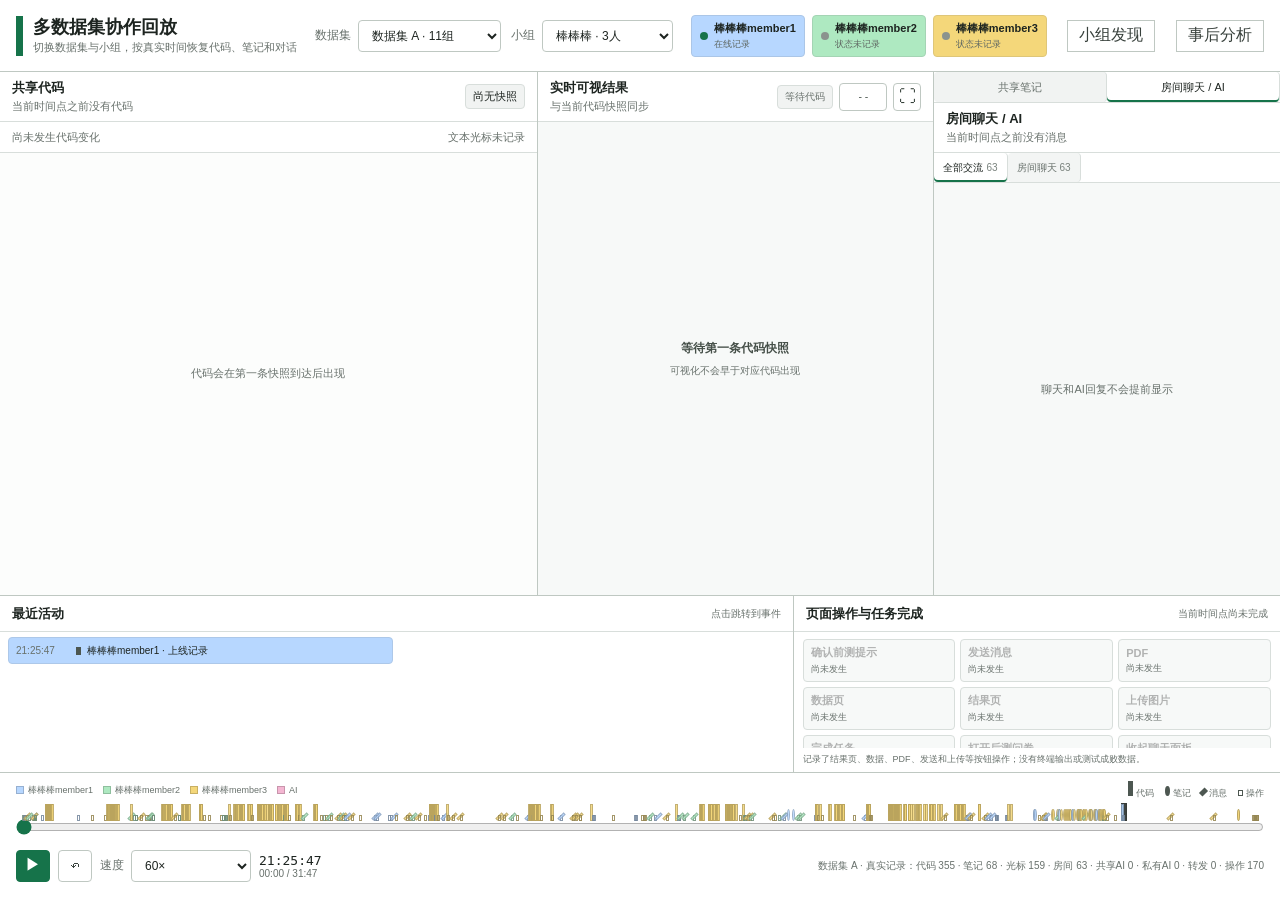
<file: app/index.html>
<!doctype html>
<html lang="zh-CN">
  <head>
    <meta charset="utf-8" />
    <meta name="viewport" content="width=device-width, initial-scale=1" />
    <title>多数据集小组协作回放</title>
    <link rel="icon" href="data:," />
    <link rel="stylesheet" href="/app/styles.css" />
  </head>
  <body>
    <header class="topbar">
      <div class="brand">
        <span class="brand-mark" aria-hidden="true"></span>
        <div><h1>多数据集协作回放</h1><p>切换数据集与小组，按真实时间恢复代码、笔记和对话</p></div>
      </div>
      <div class="source-controls" aria-label="数据集和小组选择">
        <label class="group-control"><span>数据集</span><select id="datasetSelect"></select></label>
        <label class="group-control"><span>小组</span><select id="groupSelect"></select></label>
      </div>
      <div id="memberLegend" class="member-legend" aria-label="成员颜色和当前状态"></div>
      <a id="findingsLink" class="text-button" href="/app/group-findings.html">小组发现</a>
      <a id="analysisLink" class="text-button" href="/app/analysis.html">事后分析</a>
    </header>

    <main id="replayShell" class="replay-shell" aria-busy="true">
      <section class="workspace" aria-label="小组回放工作区">
        <section id="codePanel" class="panel code-panel" aria-labelledby="codeTitle">
          <header class="panel-header">
            <div><h2 id="codeTitle">共享代码</h2><p id="codeMeta">等待数据</p></div>
            <span id="codeActor" class="actor-badge">尚无快照</span>
          </header>
          <div class="code-context">
            <span id="changeSummary">尚未发生代码变化</span>
            <span id="cursorSummary">文本光标未记录</span>
          </div>
          <div id="codeView" class="code-view" role="region" aria-label="当前完整共享代码"></div>
        </section>

        <section id="previewPanel" class="panel preview-panel" aria-labelledby="previewTitle">
          <header class="panel-header">
            <div><h2 id="previewTitle">实时可视结果</h2><p id="previewMeta">与当前代码快照同步</p></div>
            <div class="preview-header-actions">
              <span id="previewState" class="preview-state is-waiting">等待代码</span>
              <button id="previewZoom" class="preview-zoom" type="button" title="恢复智能缩放" aria-label="恢复智能缩放">--</button>
              <button id="previewToggle" class="panel-icon-button" type="button" title="放大预览" aria-label="放大实时可视结果" aria-pressed="false">⛶</button>
            </div>
          </header>
          <div id="previewStage" class="preview-stage" role="region" aria-label="当前 Vega-Lite 代码生成的可视化结果">
            <div id="visualization" class="visualization"></div>
            <div id="previewMessage" class="preview-message">
              <strong>等待第一条代码快照</strong>
              <span>可视化不会早于对应代码出现</span>
            </div>
          </div>
        </section>

        <section class="context-panel" aria-label="共享笔记和房间聊天">
          <div class="compact-tabs" role="tablist" aria-label="右侧内容">
            <button class="context-tab" type="button" role="tab" data-context="notes" aria-selected="false">共享笔记</button>
            <button class="context-tab is-active" type="button" role="tab" data-context="chat" aria-selected="true">房间聊天 / AI</button>
          </div>
          <section id="notesPane" class="context-pane notes-pane" data-context-pane="notes" aria-labelledby="notesTitle">
            <header class="panel-header">
              <div><h2 id="notesTitle">共享笔记</h2><p id="noteMeta">按快照恢复</p></div>
              <span id="noteActor" class="actor-badge">尚无快照</span>
            </header>
            <div id="noteView" class="note-view"></div>
          </section>
          <section id="chatPane" class="context-pane chat-pane is-active" data-context-pane="chat" aria-labelledby="chatTitle">
            <header class="panel-header">
              <div><h2 id="chatTitle">房间聊天 / AI</h2><p id="chatMeta">消息只在发送时间后出现</p></div>
              <label id="privateOwnerControl" class="private-owner-control" hidden><span>私有会话</span><select id="privateOwnerSelect"></select></label>
            </header>
            <div id="chatChannelTabs" class="channel-tabs" role="tablist" aria-label="交流频道"></div>
            <div id="chatMessages" class="chat-messages" aria-live="polite"></div>
          </section>
        </section>
      </section>

      <section class="lower-panel" aria-label="活动和操作记录">
        <section class="activity-pane">
          <header class="subpanel-header"><h2>最近活动</h2><span>点击跳转到事件</span></header>
          <div id="activityList" class="activity-list"></div>
        </section>
        <section class="action-pane">
          <header class="subpanel-header"><h2>页面操作与任务完成</h2><span id="completionStatus">尚未完成</span></header>
          <div id="actionSummary" class="action-summary"></div>
          <p class="data-caveat">记录了结果页、数据、PDF、发送和上传等按钮操作；没有终端输出或测试成败数据。</p>
        </section>
      </section>
    </main>

    <footer class="timeline-dock">
      <div class="timeline-topline">
        <div id="markerLegend" class="marker-legend"></div>
        <span class="kind-legend"><i class="kind-code"></i>代码 <i class="kind-note"></i>笔记 <i class="kind-chat"></i>消息 <i class="kind-action"></i>操作</span>
      </div>
      <div id="markerLane" class="marker-lane" aria-hidden="true"></div>
      <input id="timeline" class="timeline" type="range" min="0" max="1" value="0" step="1" aria-label="小组统一时间轴" />
      <div class="playback-row">
        <button id="playButton" class="icon-button" type="button" title="播放" aria-label="播放">▶</button>
        <button id="restartButton" class="icon-button secondary" type="button" title="回到开始" aria-label="回到开始">↶</button>
        <label class="speed-control"><span>速度</span><select id="speedSelect"><option value="1">1×</option><option value="5">5×</option><option value="15">15×</option><option value="60" selected>60×</option></select></label>
        <div class="time-readout"><strong id="currentTime">--:--:--</strong><span id="elapsedTime">00:00 / 00:00</span></div>
        <div id="dataNote" class="data-note">正在读取真实数据…</div>
      </div>
    </footer>

    <script src="/app/vendor/vega.min.js"></script>
    <script src="/app/vendor/vega-lite.min.js"></script>
    <script src="/app/vendor/vega-embed.min.js"></script>
    <script type="module" src="/app/app.js"></script>
  </body>
</html>
</file>
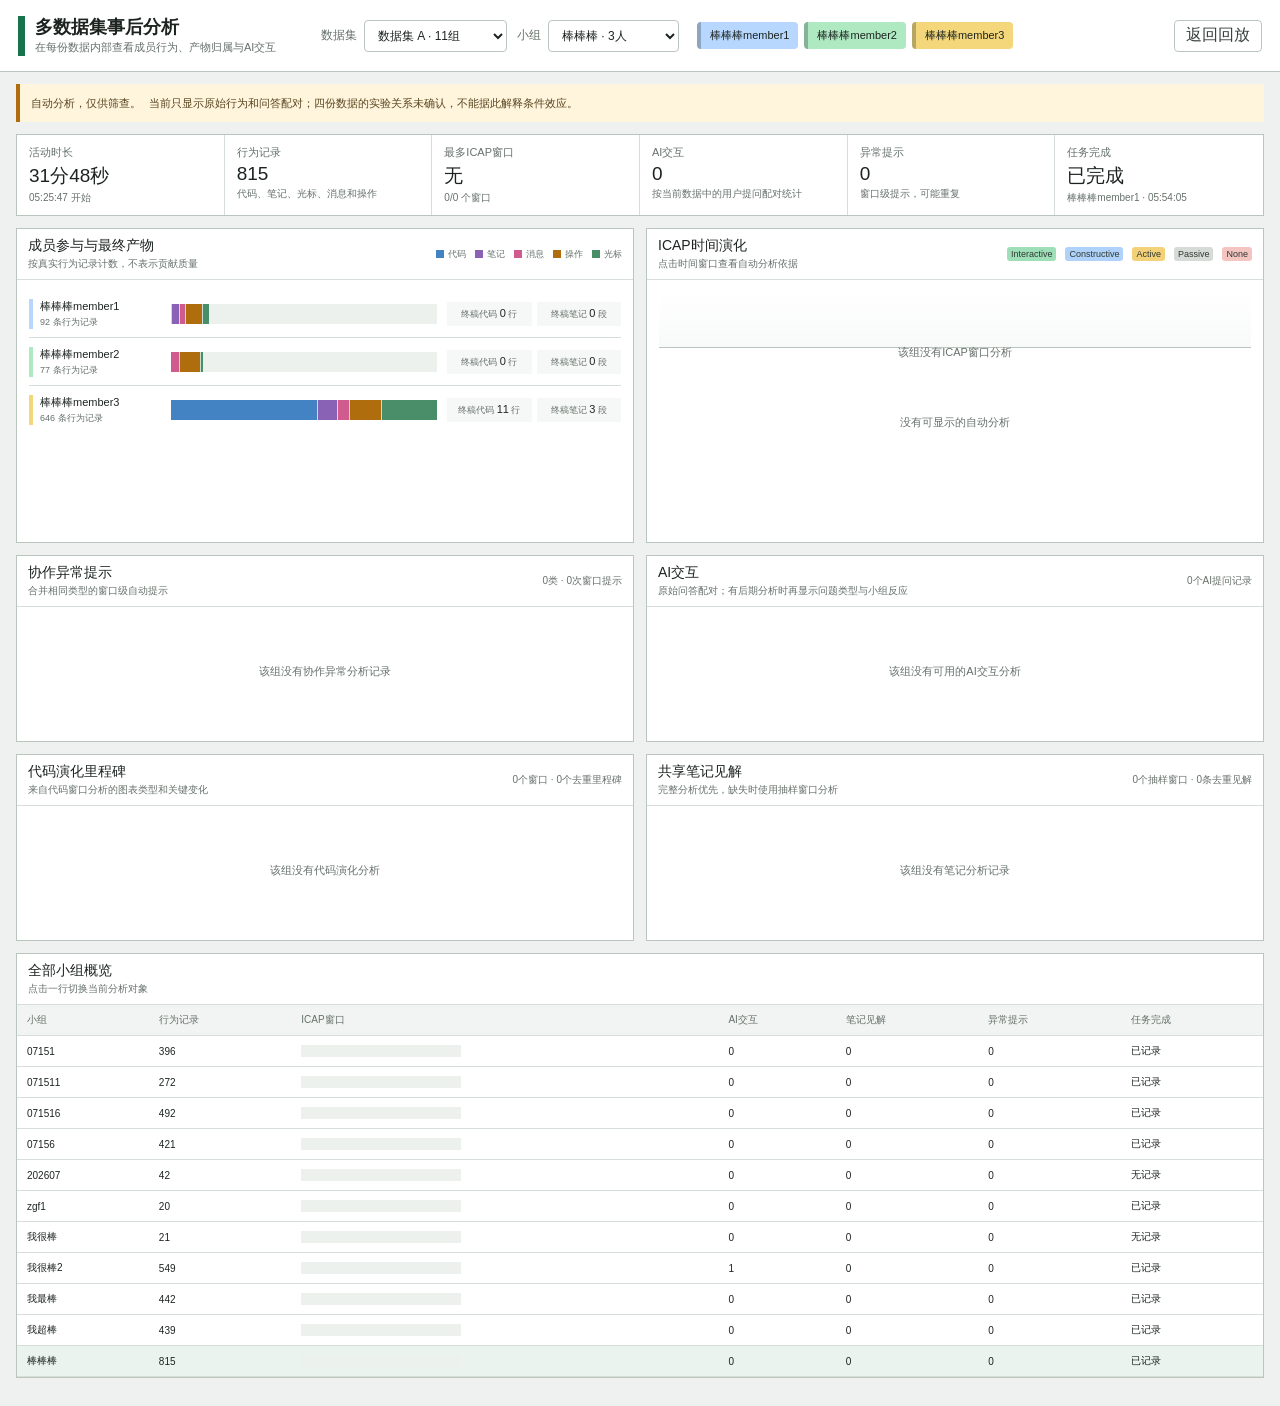
<file: app/analysis.html>
<!doctype html>
<html lang="zh-CN">
  <head>
    <meta charset="utf-8" />
    <meta name="viewport" content="width=device-width, initial-scale=1" />
    <title>多数据集小组协作事后分析</title>
    <link rel="icon" href="data:," />
    <link rel="stylesheet" href="/app/analysis.css" />
  </head>
  <body>
    <header class="analysis-topbar">
      <div class="brand">
        <span class="brand-mark" aria-hidden="true"></span>
        <div><h1>多数据集事后分析</h1><p>在每份数据内部查看成员行为、产物归属与AI交互</p></div>
      </div>
      <div class="source-controls" aria-label="数据集和小组选择">
        <label class="group-control"><span>数据集</span><select id="datasetSelect"></select></label>
        <label class="group-control"><span>小组</span><select id="groupSelect"></select></label>
      </div>
      <div id="memberLegend" class="member-legend" aria-label="成员颜色"></div>
      <a id="replayLink" class="nav-button" href="/">返回回放</a>
    </header>

    <main id="analysisMain" class="analysis-main" aria-busy="true">
      <section class="analysis-warning" role="note">
        <strong>自动分析，仅供筛查。</strong>
        <span>行为次数不等于认知投入；异常提示和ICAP判断需要结合原始回放复核。</span>
      </section>

      <section id="overviewMetrics" class="overview-metrics" aria-label="小组概览"></section>

      <div class="analysis-grid">
        <section class="analysis-panel participation-panel" aria-labelledby="participationTitle">
          <header class="section-header">
            <div><h2 id="participationTitle">成员参与与最终产物</h2><p>按真实行为记录计数，不表示贡献质量</p></div>
            <div id="behaviorLegend" class="behavior-legend"></div>
          </header>
          <div id="participationView" class="participation-view"></div>
        </section>

        <section class="analysis-panel icap-panel" aria-labelledby="icapTitle">
          <header class="section-header">
            <div><h2 id="icapTitle">ICAP时间演化</h2><p>点击时间窗口查看自动分析依据</p></div>
            <div class="icap-legend" aria-label="ICAP图例">
              <span class="interactive">Interactive</span><span class="constructive">Constructive</span><span class="active">Active</span><span class="passive">Passive</span><span class="none">None</span>
            </div>
          </header>
          <div id="icapTimeline" class="icap-timeline"></div>
          <div id="icapDetail" class="icap-detail"></div>
        </section>

        <section class="analysis-panel anomaly-panel" aria-labelledby="anomalyTitle">
          <header class="section-header"><div><h2 id="anomalyTitle">协作异常提示</h2><p>合并相同类型的窗口级自动提示</p></div><span id="anomalyMeta" class="section-meta"></span></header>
          <div id="anomalyList" class="anomaly-list"></div>
        </section>

        <section class="analysis-panel ai-analysis-panel" aria-labelledby="aiTitle">
          <header class="section-header"><div><h2 id="aiTitle">AI交互</h2><p>原始问答配对；有后期分析时再显示问题类型与小组反应</p></div><span id="aiMeta" class="section-meta"></span></header>
          <div id="aiAnalysisList" class="analysis-list"></div>
        </section>

        <section class="analysis-panel code-analysis-panel" aria-labelledby="codeAnalysisTitle">
          <header class="section-header"><div><h2 id="codeAnalysisTitle">代码演化里程碑</h2><p>来自代码窗口分析的图表类型和关键变化</p></div><span id="codeMeta" class="section-meta"></span></header>
          <div id="codeAnalysisView" class="analysis-list"></div>
        </section>

        <section class="analysis-panel note-analysis-panel" aria-labelledby="noteAnalysisTitle">
          <header class="section-header"><div><h2 id="noteAnalysisTitle">共享笔记见解</h2><p>完整分析优先，缺失时使用抽样窗口分析</p></div><span id="noteMeta" class="section-meta"></span></header>
          <div id="noteAnalysisView" class="analysis-list"></div>
        </section>
      </div>

      <section class="class-overview" aria-labelledby="classOverviewTitle">
        <header class="section-header"><div><h2 id="classOverviewTitle">全部小组概览</h2><p>点击一行切换当前分析对象</p></div></header>
        <div class="table-wrap">
          <table>
            <thead><tr><th>小组</th><th>行为记录</th><th>ICAP窗口</th><th>AI交互</th><th>笔记见解</th><th>异常提示</th><th>任务完成</th></tr></thead>
            <tbody id="classTableBody"></tbody>
          </table>
        </div>
      </section>
    </main>

    <script type="module" src="/app/analysis.js"></script>
  </body>
</html>
</file>
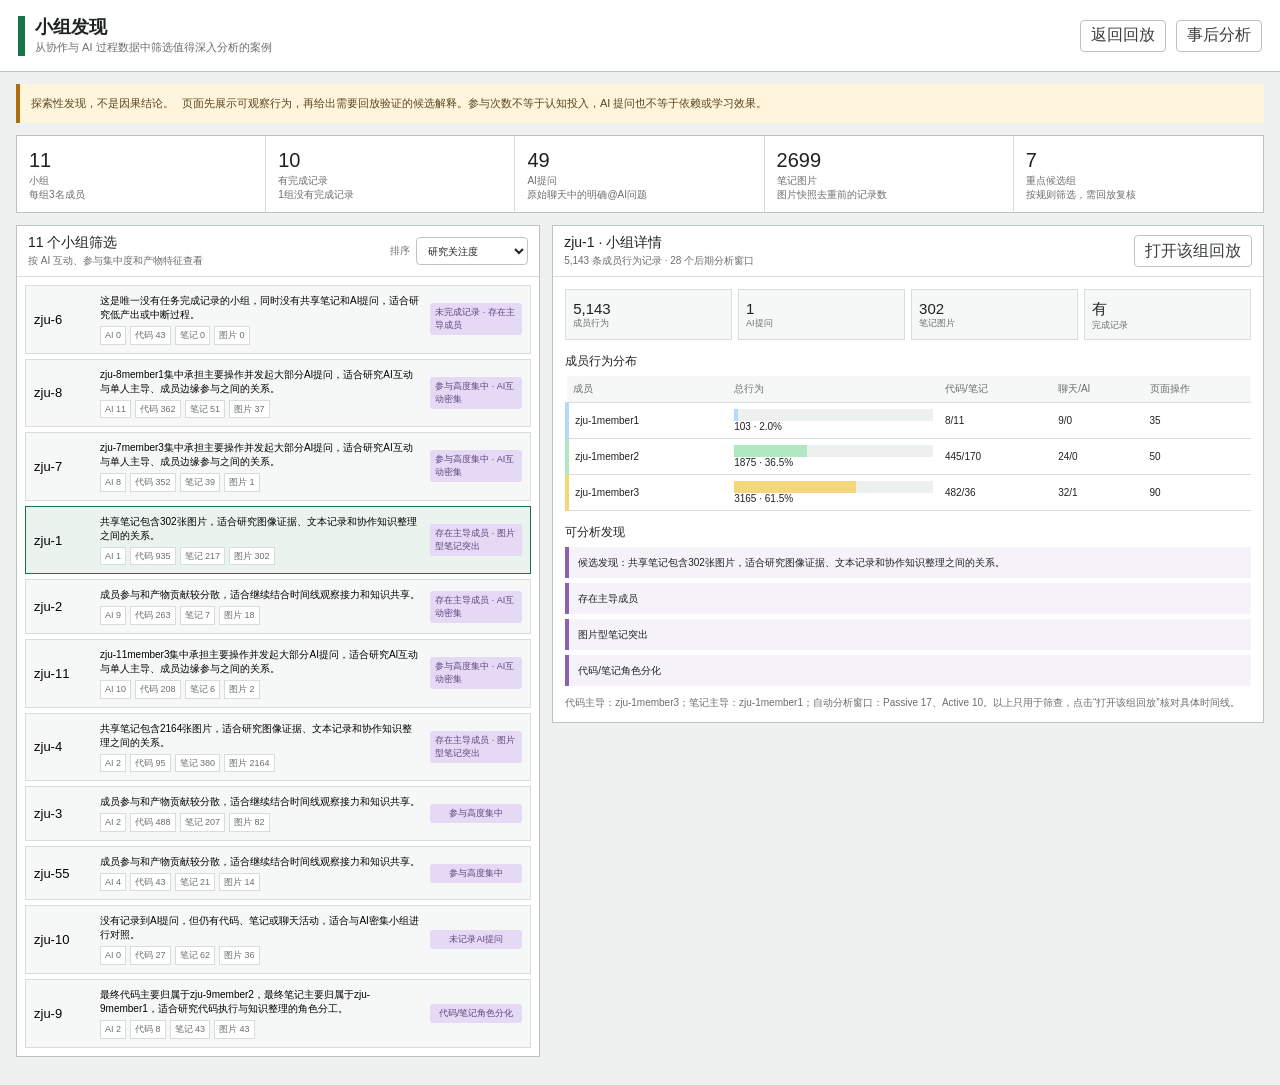
<file: app/group-findings.html>
<!doctype html>
<html lang="zh-CN">
  <head>
    <meta charset="utf-8" />
    <meta name="viewport" content="width=device-width, initial-scale=1" />
    <title>小组发现</title>
    <link rel="icon" href="data:," />
    <link rel="stylesheet" href="/app/group-findings.css" />
  </head>
  <body>
    <header class="findings-topbar">
      <div class="brand"><span class="brand-mark" aria-hidden="true"></span><div><h1>小组发现</h1><p>从协作与 AI 过程数据中筛选值得深入分析的案例</p></div></div>
      <a class="nav-button" href="/">返回回放</a>
      <a class="nav-button" href="/app/analysis.html">事后分析</a>
    </header>
    <main id="findingsMain" class="findings-main" aria-busy="true">
      <section class="finding-warning"><strong>探索性发现，不是因果结论。</strong><span>页面先展示可观察行为，再给出需要回放验证的候选解释。参与次数不等于认知投入，AI 提问也不等于依赖或学习效果。</span></section>
      <section id="summary" class="summary-grid" aria-label="数据概览"></section>
      <section class="findings-layout">
        <section class="panel group-list-panel" aria-labelledby="groupListTitle">
          <header class="panel-header"><div><h2 id="groupListTitle">11 个小组筛选</h2><p>按 AI 互动、参与集中度和产物特征查看</p></div><label class="sort-control"><span>排序</span><select id="sortSelect"><option value="interest">研究关注度</option><option value="ai">AI 提问</option><option value="events">行为记录</option><option value="images">笔记图片</option><option value="completion">完成状态</option></select></label></header>
          <div id="groupList" class="group-list"></div>
        </section>
        <section class="panel detail-panel" aria-labelledby="detailTitle">
          <header class="panel-header"><div><h2 id="detailTitle">小组详情</h2><p id="detailMeta">选择左侧小组</p></div><a id="detailReplay" class="small-link" href="/">打开该组回放</a></header>
          <div id="detailView" class="detail-view"></div>
        </section>
      </section>
    </main>
    <script type="module" src="/app/group-findings.js"></script>
  </body>
</html>
</file>
<file: app/styles.css>
:root {
  color-scheme: light;
  font-family: Arial, "Microsoft YaHei", sans-serif;
  --bg: #eef1ef;
  --surface: #fff;
  --surface-soft: #f7f9f8;
  --ink: #1d2420;
  --muted: #68716c;
  --line: #d8dedb;
  --line-strong: #bfc8c2;
  --green: #16734a;
  --blue: #2f67a8;
  --amber: #9a5b08;
  --red: #a53d36;
  --timeline-height: 128px;
}

* { box-sizing: border-box; letter-spacing: 0; }
html, body { height: 100%; margin: 0; overflow: hidden; background: var(--bg); color: var(--ink); }
button, select, input { font: inherit; }
h1, h2, p { margin: 0; }
button, select { border-radius: 4px; }
button:focus-visible, select:focus-visible, input:focus-visible { outline: 2px solid var(--blue); outline-offset: 2px; }

.topbar {
  height: 72px;
  display: flex;
  align-items: center;
  gap: 18px;
  padding: 9px 16px;
  border-bottom: 1px solid var(--line-strong);
  background: var(--surface);
}
.brand { min-width: 255px; display: flex; align-items: center; gap: 10px; }
.brand-mark { width: 7px; height: 40px; background: var(--green); }
.brand h1 { font-size: 18px; line-height: 22px; }
.brand p, .panel-header p, .archive-dialog header p { margin-top: 2px; color: var(--muted); font-size: 11px; }
.source-controls { display: flex; align-items: center; gap: 10px; }
.group-control, .speed-control { display: flex; align-items: center; gap: 7px; color: var(--muted); font-size: 12px; white-space: nowrap; }
select { height: 32px; min-width: 120px; padding: 0 28px 0 9px; border: 1px solid var(--line-strong); background: #fff; color: var(--ink); }
.member-legend { min-width: 0; display: flex; align-items: center; gap: 7px; overflow: hidden; }
.member-chip {
  min-width: 0;
  display: grid;
  grid-template-columns: 8px minmax(0, 1fr);
  gap: 2px 6px;
  align-items: center;
  padding: 5px 8px;
  border: 1px solid color-mix(in srgb, var(--actor-color), #777 18%);
  border-radius: 4px;
  background: var(--actor-color);
  font-size: 11px;
}
.member-chip i { grid-row: 1 / 3; width: 8px; height: 8px; border-radius: 50%; background: #8b938e; }
.member-chip.is-online i { background: var(--green); }
.member-chip strong, .member-chip small { overflow: hidden; text-overflow: ellipsis; white-space: nowrap; }
.member-chip small { color: #5f6863; }
.text-button { margin-left: auto; height: 32px; display: inline-flex; align-items: center; padding: 0 11px; border: 1px solid var(--line-strong); background: #fff; color: #38413c; cursor: pointer; text-decoration: none; white-space: nowrap; }
.text-button:hover { background: var(--surface-soft); }

.replay-shell {
  height: calc(100vh - 72px - var(--timeline-height));
  display: grid;
  grid-template-rows: minmax(0, 1fr) 176px;
  overflow: hidden;
}
.workspace { min-height: 0; display: grid; grid-template-columns: minmax(390px, 42%) minmax(310px, 31%) minmax(260px, 27%); border-bottom: 1px solid var(--line-strong); }
.panel, .context-panel, .activity-pane, .action-pane { min-width: 0; min-height: 0; background: var(--surface); }
.code-panel { display: grid; grid-template-rows: 50px 31px minmax(0, 1fr); border-right: 1px solid var(--line-strong); transition: background-color .12s ease; }
.panel-header, .subpanel-header, .archive-dialog > header { display: flex; align-items: center; justify-content: space-between; gap: 10px; padding: 7px 12px; border-bottom: 1px solid var(--line); background: rgba(255,255,255,.82); }
.panel-header h2, .subpanel-header h2, .archive-dialog h2 { font-size: 13px; }
.actor-badge { max-width: 46%; padding: 4px 7px; border: 1px solid var(--line); border-radius: 4px; background: var(--actor-color, #f1f3f2); font-size: 11px; overflow: hidden; text-overflow: ellipsis; white-space: nowrap; }
.code-context { display: flex; align-items: center; justify-content: space-between; gap: 10px; padding: 0 12px; border-bottom: 1px solid var(--line); background: rgba(255,255,255,.72); color: var(--muted); font-size: 11px; }
.code-context span { overflow: hidden; text-overflow: ellipsis; white-space: nowrap; }
.code-view { min-height: 0; overflow: auto; background: rgba(252,253,252,.9); font: 12px/19px Consolas, "Courier New", monospace; }
.code-line {
  min-height: 19px;
  display: grid;
  grid-template-columns: 44px 5px minmax(max-content, 1fr);
  border-left: 3px solid color-mix(in srgb, var(--owner-color, #ecefed), #26312b 34%);
  background: color-mix(in srgb, var(--owner-color, #ecefed), white 12%);
}
.line-number {
  padding-right: 8px;
  color: #4f5b54;
  text-align: right;
  user-select: none;
  background: color-mix(in srgb, var(--owner-color, #ecefed), white 35%);
}
.change-mark { width: 3px; margin-left: 1px; }
.code-line pre { margin: 0; padding: 0 8px; white-space: pre; tab-size: 4; }
.code-line.change-add .change-mark { background: var(--green); }
.code-line.change-modify .change-mark { background: var(--amber); }
.code-line.change-delete .change-mark { background: var(--red); }
.code-line.has-cursor { box-shadow: inset 6px 0 color-mix(in srgb, var(--cursor-color), #26312b 22%); }
.cursor-tag { position: sticky; left: 52px; display: inline-block; margin-right: 6px; padding: 0 3px; border: 1px solid rgba(0,0,0,.16); border-radius: 3px; background: var(--cursor-color); color: #27302b; font: 10px/15px Arial, sans-serif; vertical-align: 1px; }

.preview-panel { display: grid; grid-template-rows: 50px minmax(0, 1fr); border-right: 1px solid var(--line-strong); }
.preview-header-actions { display: flex; align-items: center; gap: 6px; }
.preview-state { flex: 0 0 auto; padding: 4px 7px; border: 1px solid var(--line); border-radius: 4px; background: #f1f3f2; color: var(--muted); font-size: 10px; white-space: nowrap; }
.preview-state.is-ready { border-color: #84b69d; background: #e7f5ed; color: #11643f; }
.preview-state.is-editing { border-color: #ddbd82; background: #fff4dc; color: #7d4b08; }
.preview-state.is-error { border-color: #d9a09b; background: #fcebea; color: #963a34; }
.preview-zoom { min-width: 48px; height: 28px; padding: 0 6px; border: 1px solid var(--line-strong); background: #fff; color: #4d5851; font: 10px Consolas, monospace; cursor: pointer; }
.preview-zoom:hover { background: var(--surface-soft); }
.panel-icon-button { width: 28px; height: 28px; display: grid; place-items: center; flex: 0 0 auto; padding: 0; border: 1px solid var(--line-strong); background: #fff; color: #354039; cursor: pointer; font-size: 17px; line-height: 1; }
.panel-icon-button:hover { background: var(--surface-soft); }
.panel-icon-button[aria-pressed="true"] { border-color: var(--green); background: #e7f5ed; color: var(--green); }
.preview-stage { position: relative; min-width: 0; min-height: 0; overflow: auto; padding: 10px; background: #f7f9f8; }
.visualization { min-width: 100%; min-height: 100%; display: grid; place-items: safe center; }
.visualization:empty { display: none; }
.visualization .vega-embed { max-width: none; flex: 0 0 auto; padding: 8px; border: 1px solid var(--line); background: #fff; }
.visualization canvas, .visualization svg { display: block; }
.preview-message { position: absolute; inset: 0; display: grid; place-content: center; gap: 6px; padding: 24px; color: var(--muted); text-align: center; }
.preview-message.is-hidden { display: none; }
.preview-message strong { color: #465049; font-size: 12px; }
.preview-message span { max-width: 300px; font-size: 10px; line-height: 1.5; overflow-wrap: anywhere; }
.preview-message.is-error strong { color: var(--red); }
.workspace.is-preview-expanded { grid-template-columns: minmax(390px, 42%) minmax(0, 58%); grid-template-rows: minmax(0, 1fr); overflow: hidden; }
.workspace.is-preview-expanded .context-panel { display: none; }
.workspace.is-preview-expanded .preview-panel { min-height: 0; border-right: 0; }
.workspace.is-preview-expanded .preview-stage { overflow: auto; padding: 12px; }

.context-panel { position: relative; display: grid; grid-template-rows: 31px minmax(0, 1fr); }
.compact-tabs { display: grid; grid-template-columns: 1fr 1fr; border-bottom: 1px solid var(--line); background: #fff; }
.context-tab { border: 0; border-right: 1px solid var(--line); background: #f1f3f2; color: var(--muted); font-size: 11px; cursor: pointer; }
.context-tab.is-active { background: #fff; color: var(--ink); box-shadow: inset 0 -2px var(--green); }
.context-pane { min-width: 0; min-height: 0; display: grid; grid-template-rows: 50px minmax(0, 1fr); }
.context-pane:not(.is-active) { display: none; }
.chat-pane { grid-template-rows: 50px 30px minmax(0, 1fr); }
.channel-tabs { min-width: 0; display: flex; align-items: stretch; overflow-x: auto; border-bottom: 1px solid var(--line); background: #fff; }
.channel-tab { min-width: 64px; padding: 0 9px; border: 0; border-right: 1px solid var(--line); background: #f3f5f4; color: var(--muted); font-size: 10px; white-space: nowrap; cursor: pointer; }
.channel-tab.is-active { background: #fff; color: var(--ink); box-shadow: inset 0 -2px var(--green); }
.channel-tab .count { margin-left: 3px; color: #7a837e; }
.private-owner-control { display: flex; align-items: center; gap: 5px; color: var(--muted); font-size: 9px; white-space: nowrap; }
.private-owner-control[hidden] { display: none; }
.private-owner-control select { min-width: 86px; max-width: 128px; height: 27px; padding-left: 6px; font-size: 10px; }
.notes-pane { transition: background-color .12s ease; }
.note-view { min-height: 0; overflow: auto; padding: 10px 11px; background: rgba(255,255,255,.82); font-size: 12px; line-height: 1.55; overflow-wrap: anywhere; }
.note-text { display: grid; gap: 1px; }
.note-line {
  min-height: 19px;
  padding: 1px 5px;
  border-left: 4px solid color-mix(in srgb, var(--owner-color, #ecefed), #26312b 34%);
  background: color-mix(in srgb, var(--owner-color, #ecefed), white 12%);
  white-space: pre-wrap;
}
.note-images { display: grid; grid-template-columns: repeat(auto-fill, minmax(120px, 1fr)); gap: 8px; margin-top: 10px; }
.note-images figure { margin: 0; border: 2px solid color-mix(in srgb, var(--owner-color, #ecefed), #26312b 24%); background: var(--owner-color, #fff); }
.note-images img { display: block; width: 100%; max-height: 180px; object-fit: contain; }
.note-images figcaption { padding: 4px 6px; color: var(--muted); font-size: 10px; }
.chat-messages { min-height: 0; overflow: auto; padding: 10px; background: #f7f9f8; }
.message { margin: 0 0 8px; padding: 7px 8px; border: 1px solid color-mix(in srgb, var(--actor-color, #e5e8e6), #777 18%); border-left: 4px solid color-mix(in srgb, var(--actor-color, #e5e8e6), #333 35%); border-radius: 4px; background: var(--actor-color, #fff); }
.message.ai-reply { --actor-color: #f4b6d2; border-left-color: #a93b6b; }
.message.private-forward { border-style: dashed; }
.message-channel { margin-left: 5px; padding: 1px 4px; border: 1px solid rgba(0,0,0,.14); border-radius: 3px; background: rgba(255,255,255,.55); font-weight: normal; }
.message.system { padding: 4px 7px; border-style: dashed; border-left-width: 1px; background: #ecefed; color: var(--muted); }
.message-meta { display: flex; justify-content: space-between; gap: 8px; margin-bottom: 4px; font-size: 10px; color: #59625d; }
.message-meta strong { color: #303934; }
.message-body { white-space: pre-wrap; overflow-wrap: anywhere; font-size: 11px; line-height: 1.45; }
.message-code { margin: 6px 0 0; padding: 6px; overflow: auto; border: 1px solid rgba(0,0,0,.12); background: rgba(255,255,255,.68); font: 10px/1.4 Consolas, monospace; white-space: pre; }
.message-attachment { margin-top: 5px; color: var(--muted); font-size: 10px; }

.lower-panel { min-height: 0; display: grid; grid-template-columns: minmax(0, 62%) minmax(340px, 38%); }
.activity-pane { border-right: 1px solid var(--line-strong); display: grid; grid-template-rows: 36px minmax(0, 1fr); }
.action-pane { display: grid; grid-template-rows: 36px minmax(0, 1fr) auto; }
.subpanel-header { padding: 6px 12px; }
.subpanel-header span { color: var(--muted); font-size: 10px; }
.activity-list { min-height: 0; overflow: auto; display: grid; grid-template-columns: repeat(2, minmax(0, 1fr)); align-content: start; padding: 5px 8px; gap: 4px 6px; }
.activity-item { min-width: 0; height: 27px; display: grid; grid-template-columns: 54px 5px minmax(0, 1fr); align-items: center; gap: 6px; padding: 0 7px; border: 1px solid color-mix(in srgb, var(--actor-color, #e5e8e6), #777 16%); background: var(--actor-color, #f7f8f7); color: var(--ink); text-align: left; cursor: pointer; }
.activity-time { color: var(--muted); font-size: 10px; }
.activity-dot { width: 5px; height: var(--kind-height, 8px); background: #4c5650; }
.activity-item.note .activity-dot { border-radius: 50%; }
.activity-item.chat .activity-dot { transform: rotate(45deg); }
.activity-item.action .activity-dot { background: transparent; border: 1px solid #4c5650; }
.activity-label { overflow: hidden; text-overflow: ellipsis; white-space: nowrap; font-size: 10px; }
.action-summary { min-height: 0; overflow: auto; display: grid; grid-template-columns: repeat(3, minmax(0, 1fr)); align-content: start; gap: 5px; padding: 7px 9px; }
.action-stat { min-width: 0; min-height: 43px; padding: 5px 7px; border: 1px solid var(--line); background: var(--surface-soft); text-align: left; cursor: pointer; }
.action-stat.has-events { border-left: 4px solid var(--actor-color); background: color-mix(in srgb, var(--actor-color), white 63%); }
.action-stat strong, .action-stat small { display: block; overflow: hidden; text-overflow: ellipsis; white-space: nowrap; }
.action-stat strong { font-size: 11px; }
.action-stat small { margin-top: 3px; color: var(--muted); font-size: 9px; }
.data-caveat { padding: 5px 9px 7px; color: var(--muted); font-size: 9px; line-height: 1.35; }
.empty-state { display: grid; place-items: center; min-height: 100%; padding: 18px; color: var(--muted); font-size: 11px; text-align: center; }

.timeline-dock { height: var(--timeline-height); padding: 7px 16px 8px; border-top: 1px solid var(--line-strong); background: var(--surface); }
.timeline-topline { height: 20px; display: flex; align-items: center; justify-content: space-between; gap: 10px; color: var(--muted); font-size: 9px; }
.marker-legend { display: flex; align-items: center; gap: 10px; overflow: hidden; }
.marker-legend span { display: inline-flex; align-items: center; gap: 4px; white-space: nowrap; }
.marker-legend i { width: 8px; height: 8px; border: 1px solid rgba(0,0,0,.18); background: var(--actor-color); }
.kind-legend { white-space: nowrap; }
.kind-legend i { display: inline-block; width: 5px; margin: 0 3px 0 8px; background: #4d5751; }
.kind-code { height: 15px; }
.kind-note { height: 10px; border-radius: 50%; }
.kind-chat { height: 8px; transform: rotate(45deg); }
.kind-action { height: 6px; border: 1px solid #4d5751; background: transparent !important; }
.marker-lane { position: relative; height: 22px; margin: 0 7px -5px; pointer-events: none; }
.marker { position: absolute; bottom: 1px; width: 3px; height: var(--marker-height, 8px); transform: translateX(-1px); border: 1px solid rgba(0,0,0,.24); background: var(--actor-color, #7c8580); opacity: .86; }
.marker.note { border-radius: 50%; }
.marker.chat { transform: translateX(-1px) rotate(45deg); }
.marker.action { background: transparent; border-color: color-mix(in srgb, var(--actor-color, #666), #222 45%); }
.marker.completion { width: 6px; height: 18px; background: #1d2420; }
.timeline { width: 100%; height: 20px; margin: 0; accent-color: var(--green); cursor: pointer; }
.playback-row { height: 49px; display: flex; align-items: center; gap: 8px; }
.icon-button { width: 34px; height: 32px; flex: 0 0 auto; display: grid; place-items: center; padding: 0; border: 1px solid var(--green); background: var(--green); color: #fff; cursor: pointer; }
.icon-button.secondary { border-color: var(--line-strong); background: #fff; color: #39423d; }
.time-readout { width: 150px; display: grid; grid-template-columns: auto; }
.time-readout strong { font: 13px Consolas, monospace; }
.time-readout span { color: var(--muted); font-size: 10px; }
.data-note { min-width: 0; margin-left: auto; overflow: hidden; text-overflow: ellipsis; white-space: nowrap; color: var(--muted); font-size: 10px; }

.archive-dialog { width: min(1000px, calc(100vw - 40px)); height: min(760px, calc(100vh - 40px)); padding: 0; border: 1px solid var(--line-strong); border-radius: 6px; background: #fff; color: var(--ink); }
.archive-dialog::backdrop { background: rgba(20,26,22,.45); }
.archive-dialog > header { height: 58px; padding: 9px 13px; }
.archive-content { height: calc(100% - 58px); overflow: auto; padding: 13px; }
.archive-summary { display: grid; grid-template-columns: repeat(6, minmax(0, 1fr)); gap: 6px; margin-bottom: 14px; }
.archive-summary div { padding: 8px; border: 1px solid var(--line); background: var(--surface-soft); }
.archive-summary strong, .archive-summary span { display: block; }
.archive-summary strong { font-size: 16px; }
.archive-summary span { margin-top: 2px; color: var(--muted); font-size: 9px; }
.archive-section { margin-top: 15px; }
.archive-section h3 { margin: 0 0 6px; font-size: 13px; }
.archive-table { width: 100%; border-collapse: collapse; font-size: 10px; }
.archive-table th, .archive-table td { padding: 6px 7px; border: 1px solid var(--line); vertical-align: top; text-align: left; }
.archive-table th { position: sticky; top: -13px; z-index: 1; background: #eef2ef; }
.archive-warning { padding: 9px 10px; border-left: 4px solid var(--amber); background: #fff5df; font-size: 10px; line-height: 1.5; }

@media (max-width: 1100px) {
  .topbar { gap: 10px; }
  .brand { min-width: 205px; }
  .brand p { display: none; }
  .source-controls { gap: 6px; }
  .source-controls .group-control span { display: none; }
  .source-controls select { min-width: 108px; }
  .workspace { grid-template-columns: minmax(330px, 43%) minmax(250px, 32%) minmax(200px, 25%); }
  .activity-list { grid-template-columns: 1fr; }
  .archive-summary { grid-template-columns: repeat(3, 1fr); }
}

@media (max-width: 760px) {
  :root { --timeline-height: 132px; }
  .topbar { height: 92px; padding: 7px 10px; flex-wrap: wrap; align-content: center; }
  .brand { min-width: 178px; }
  .brand h1 { font-size: 15px; }
  .source-controls { flex: 1 1 auto; }
  .source-controls select { min-width: 92px; max-width: 128px; }
  .member-legend { order: 4; width: 100%; }
  .member-chip { flex: 1 1 0; }
  .text-button { margin-left: auto; }
  .replay-shell { height: calc(100vh - 92px - var(--timeline-height)); grid-template-rows: minmax(0, 1fr) 145px; }
  .workspace { grid-template-columns: minmax(0, 43%) minmax(0, 32%) minmax(0, 25%); }
  .code-context { display: block; padding: 3px 8px; }
  .code-context span { display: block; }
  .lower-panel { grid-template-columns: minmax(0, 55%) minmax(0, 45%); }
  .action-summary { grid-template-columns: repeat(2, 1fr); }
  .data-caveat { display: none; }
  .timeline-dock { padding-inline: 9px; }
  .marker-legend { max-width: 58%; }
  .time-readout { width: 115px; }
  .data-note { display: none; }
  .archive-summary { grid-template-columns: repeat(2, 1fr); }
}

@media (max-width: 620px) {
  .workspace {
    grid-template-columns: minmax(0, 1fr);
    grid-template-rows: repeat(3, minmax(300px, 1fr));
    overflow-y: auto;
  }
  .code-panel, .preview-panel { border-right: 0; border-bottom: 1px solid var(--line-strong); }
  .workspace.is-preview-expanded {
    grid-template-columns: minmax(0, 1fr);
    grid-template-rows: minmax(300px, 1fr) minmax(300px, 1fr);
    overflow-y: auto;
  }
  .lower-panel { grid-template-columns: minmax(0, 52%) minmax(0, 48%); }
}
</file>
<file: app/analysis.css>
:root {
  color-scheme: light;
  font-family: Arial, "Microsoft YaHei", sans-serif;
  --bg: #eef1ef;
  --surface: #fff;
  --surface-soft: #f6f8f7;
  --ink: #1d2420;
  --muted: #66716b;
  --line: #d7ded9;
  --line-strong: #bac5be;
  --green: #16734a;
  --blue: #3977b9;
  --amber: #b06d0d;
  --pink: #d55b91;
  --red: #ad443d;
  --purple: #7055a5;
  --code: #4383c4;
  --notes: #8a62b5;
  --chat: #d05b8f;
  --actions: #b06d0d;
  --cursor: #4a8e69;
}

* { box-sizing: border-box; letter-spacing: 0; }
html, body { min-height: 100%; margin: 0; background: var(--bg); color: var(--ink); }
body { overflow-y: scroll; }
button, select, input { font: inherit; }
h1, h2, h3, p { margin: 0; }
button:focus-visible, select:focus-visible, a:focus-visible { outline: 2px solid var(--blue); outline-offset: 2px; }

.analysis-topbar {
  position: sticky;
  top: 0;
  z-index: 20;
  min-height: 72px;
  display: flex;
  align-items: center;
  gap: 18px;
  padding: 9px 18px;
  border-bottom: 1px solid var(--line-strong);
  background: rgba(255,255,255,.96);
}
.brand { min-width: 285px; display: flex; align-items: center; gap: 10px; }
.brand-mark { width: 7px; height: 40px; background: var(--green); }
.brand h1 { font-size: 18px; line-height: 22px; }
.brand p { margin-top: 2px; color: var(--muted); font-size: 11px; }
.source-controls { display: flex; align-items: center; gap: 10px; }
.group-control { display: flex; align-items: center; gap: 7px; color: var(--muted); font-size: 12px; }
select { height: 32px; min-width: 120px; padding: 0 28px 0 9px; border: 1px solid var(--line-strong); border-radius: 4px; background: #fff; color: var(--ink); }
.member-legend { min-width: 0; display: flex; gap: 6px; overflow: hidden; }
.member-chip { min-width: 0; padding: 6px 9px; border-left: 4px solid color-mix(in srgb, var(--actor-color), #28332d 30%); border-radius: 4px; background: var(--actor-color); font-size: 11px; font-weight: 500; overflow: hidden; text-overflow: ellipsis; white-space: nowrap; }
.nav-button { margin-left: auto; height: 32px; display: inline-flex; align-items: center; padding: 0 11px; border: 1px solid var(--line-strong); border-radius: 4px; background: #fff; color: #38413c; text-decoration: none; white-space: nowrap; }
.nav-button:hover { background: var(--surface-soft); }

.analysis-main { width: min(1680px, 100%); margin: 0 auto; padding: 12px 16px 28px; }
.analysis-warning { min-height: 38px; display: flex; align-items: center; gap: 8px; padding: 8px 11px; border-left: 4px solid var(--amber); background: #fff4dc; color: #58451f; font-size: 11px; }
.analysis-warning strong { font-weight: 500; }
.overview-metrics { display: grid; grid-template-columns: repeat(6, minmax(0, 1fr)); margin: 12px 0; border: 1px solid var(--line-strong); background: var(--surface); }
.metric { min-width: 0; padding: 10px 12px; border-right: 1px solid var(--line); }
.metric:last-child { border-right: 0; }
.metric span, .metric small { display: block; overflow: hidden; text-overflow: ellipsis; white-space: nowrap; }
.metric span { color: var(--muted); font-size: 11px; }
.metric strong { display: block; margin: 3px 0 2px; font-size: 19px; font-weight: 500; }
.metric small { color: var(--muted); font-size: 10px; }

.analysis-grid { display: grid; grid-template-columns: minmax(0, 1fr) minmax(0, 1fr); gap: 12px; }
.analysis-panel, .class-overview { min-width: 0; border: 1px solid var(--line-strong); background: var(--surface); }
.section-header { min-height: 49px; display: flex; align-items: center; justify-content: space-between; gap: 12px; padding: 8px 11px; border-bottom: 1px solid var(--line); }
.section-header h2 { font-size: 14px; font-weight: 500; }
.section-header p { margin-top: 2px; color: var(--muted); font-size: 10px; }
.section-meta { color: var(--muted); font-size: 10px; white-space: nowrap; }

.behavior-legend, .icap-legend { display: flex; flex-wrap: wrap; justify-content: flex-end; gap: 5px 9px; color: var(--muted); font-size: 9px; }
.behavior-legend span { display: inline-flex; align-items: center; gap: 4px; }
.behavior-legend i { width: 8px; height: 8px; background: var(--kind-color); }
.icap-legend span { padding: 2px 4px; border-radius: 3px; color: #303832; }
.interactive { background: #9fdfb7; }
.constructive { background: #afd2fa; }
.active { background: #f3d178; }
.passive { background: #d6dbd8; }
.none { background: #f4c4c1; }

.participation-view { padding: 10px 12px 12px; }
.participation-row { display: grid; grid-template-columns: 132px minmax(180px, 1fr) 174px; align-items: center; gap: 10px; min-height: 48px; border-bottom: 1px solid var(--line); }
.participation-row:last-child { border-bottom: 0; }
.participant-name { min-width: 0; }
.participant-name strong, .participant-name small { display: block; overflow: hidden; text-overflow: ellipsis; white-space: nowrap; }
.participant-name strong { font-size: 11px; font-weight: 500; }
.participant-name small { margin-top: 2px; color: var(--muted); font-size: 9px; }
.behavior-track { height: 20px; display: flex; align-items: stretch; background: #edf1ee; }
.behavior-segment { min-width: 0; height: 20px; background: var(--kind-color); }
.behavior-segment + .behavior-segment { border-left: 1px solid rgba(255,255,255,.7); }
.artifact-counts { display: grid; grid-template-columns: 1fr 1fr; gap: 5px; }
.artifact-counts span { padding: 5px 6px; background: var(--surface-soft); color: var(--muted); font-size: 9px; text-align: center; }
.artifact-counts strong { color: var(--ink); font-size: 11px; font-weight: 500; }

.icap-timeline { position: relative; height: 56px; margin: 12px 12px 4px; border-bottom: 1px solid var(--line-strong); background: linear-gradient(#fff, #f8faf9); }
.icap-window { position: absolute; bottom: 6px; min-width: 5px; height: 28px; padding: 0; border: 0; border-right: 1px solid rgba(255,255,255,.7); border-radius: 0; background: var(--icap-color); cursor: pointer; }
.icap-window:hover, .icap-window.is-selected { box-shadow: inset 0 0 0 2px #26312b; z-index: 2; }
.icap-axis-label { position: absolute; bottom: -1px; color: var(--muted); font-size: 9px; transform: translateY(100%); }
.icap-axis-label.end { right: 0; }
.icap-detail { min-height: 190px; padding: 10px 12px 12px; }
.detail-heading { display: flex; align-items: center; gap: 8px; margin-bottom: 7px; }
.detail-heading strong { font-size: 12px; font-weight: 500; }
.level-badge, .severity-badge, .analysis-badge { display: inline-flex; align-items: center; min-height: 20px; padding: 2px 6px; border-radius: 3px; background: var(--badge-color, #e8ece9); color: #313a35; font-size: 9px; white-space: nowrap; }
.detail-summary { font-size: 11px; line-height: 1.55; }
.detail-secondary { margin-top: 6px; color: var(--muted); font-size: 10px; line-height: 1.45; }
.pattern-row { display: flex; flex-wrap: wrap; gap: 4px; margin-top: 8px; }
.pattern-row span { padding: 3px 5px; border: 1px solid var(--line); background: var(--surface-soft); font-size: 9px; }
.score-row { display: flex; flex-wrap: wrap; gap: 5px; margin-top: 8px; }
.score-row span { padding: 4px 6px; background: var(--actor-color); font-size: 9px; }

.anomaly-list { max-height: 390px; overflow: auto; padding: 4px 11px 10px; }
.anomaly-item { width: 100%; display: grid; grid-template-columns: 105px 52px minmax(0, 1fr); gap: 8px; align-items: start; padding: 8px 0; border: 0; border-bottom: 1px solid var(--line); background: transparent; color: var(--ink); text-align: left; cursor: pointer; }
.anomaly-item:last-child { border-bottom: 0; }
.anomaly-type { font-size: 11px; font-weight: 500; }
.anomaly-count { color: var(--muted); font-size: 10px; }
.anomaly-description { font-size: 10px; line-height: 1.4; }

.analysis-list { max-height: 390px; overflow: auto; padding: 4px 11px 10px; }
.analysis-entry { border-bottom: 1px solid var(--line); }
.analysis-entry:last-child { border-bottom: 0; }
.analysis-entry summary { display: grid; grid-template-columns: 68px minmax(0, 1fr); gap: 8px; align-items: start; padding: 8px 2px; cursor: pointer; list-style: none; }
.analysis-entry summary::-webkit-details-marker { display: none; }
.entry-time { color: var(--muted); font-size: 9px; }
.entry-question { font-size: 11px; line-height: 1.35; overflow-wrap: anywhere; }
.entry-body { padding: 0 2px 10px 78px; }
.entry-badges { display: flex; flex-wrap: wrap; gap: 4px; margin-bottom: 6px; }
.entry-body p { margin-top: 5px; color: #3e4842; font-size: 10px; line-height: 1.5; }
.entry-body p strong { color: var(--ink); font-weight: 500; }
.entry-member { padding: 2px 5px; border-left: 3px solid color-mix(in srgb, var(--actor-color), #28332d 30%); background: var(--actor-color); font-size: 9px; }

.milestone { display: grid; grid-template-columns: 80px minmax(0, 1fr); gap: 8px; padding: 8px 2px; border-bottom: 1px solid var(--line); }
.milestone:last-child { border-bottom: 0; }
.milestone time { color: var(--muted); font-size: 9px; }
.milestone strong { display: block; font-size: 11px; font-weight: 500; }
.milestone p { margin-top: 3px; color: var(--muted); font-size: 10px; line-height: 1.4; }
.note-summary { padding: 9px 2px; border-bottom: 1px solid var(--line); font-size: 10px; line-height: 1.5; }
.finding-list { margin: 6px 0 0; padding-left: 17px; }
.finding-list li { margin: 3px 0; }
.insight-row { padding: 8px 2px; border-bottom: 1px solid var(--line); }
.insight-row:last-child { border-bottom: 0; }
.insight-row p { margin-top: 4px; font-size: 10px; line-height: 1.45; }

.class-overview { margin-top: 12px; }
.table-wrap { overflow-x: auto; }
table { width: 100%; border-collapse: collapse; font-size: 10px; }
th, td { padding: 8px 10px; border-bottom: 1px solid var(--line); text-align: left; white-space: nowrap; }
th { background: #f1f4f2; color: var(--muted); font-weight: 500; }
tbody tr { cursor: pointer; }
tbody tr:hover, tbody tr.is-selected { background: #eaf3ee; }
.icap-mini { display: flex; width: 160px; height: 12px; background: #edf1ee; }
.icap-mini i { display: block; height: 12px; background: var(--icap-color); }
.empty-state { display: grid; place-items: center; min-height: 120px; padding: 18px; color: var(--muted); font-size: 11px; text-align: center; }

@media (max-width: 1120px) {
  .analysis-topbar { gap: 10px; }
  .source-controls { gap: 6px; }
  .source-controls .group-control span { display: none; }
  .brand { min-width: 220px; }
  .brand p { display: none; }
  .overview-metrics { grid-template-columns: repeat(3, 1fr); }
  .metric:nth-child(3) { border-right: 0; }
  .metric:nth-child(-n+3) { border-bottom: 1px solid var(--line); }
  .analysis-grid { grid-template-columns: 1fr; }
  .participation-row { grid-template-columns: 120px minmax(180px, 1fr) 160px; }
}

@media (max-width: 720px) {
  .analysis-topbar { position: static; flex-wrap: wrap; padding: 8px 10px; }
  .brand { width: 100%; }
  .member-legend { order: 4; width: 100%; }
  .member-chip { flex: 1 1 0; text-align: center; }
  .analysis-main { padding: 9px 8px 20px; }
  .analysis-warning { align-items: flex-start; flex-direction: column; gap: 3px; }
  .overview-metrics { grid-template-columns: repeat(2, 1fr); }
  .metric:nth-child(2n) { border-right: 0; }
  .metric:nth-child(3) { border-right: 1px solid var(--line); }
  .metric:nth-child(-n+4) { border-bottom: 1px solid var(--line); }
  .section-header { align-items: flex-start; flex-direction: column; }
  .behavior-legend, .icap-legend { justify-content: flex-start; }
  .participation-row { grid-template-columns: 90px minmax(130px, 1fr); gap: 6px; }
  .artifact-counts { grid-column: 1 / -1; padding-bottom: 6px; }
  .anomaly-item { grid-template-columns: 90px 42px minmax(0, 1fr); }
  .entry-body { padding-left: 2px; }
}
</file>
<file: app/group-findings.css>
:root { color-scheme: light; font-family: Arial, "Microsoft YaHei", sans-serif; --bg:#eef1ef; --surface:#fff; --soft:#f6f8f7; --ink:#1d2420; --muted:#68716c; --line:#d7ded9; --strong:#bac5be; --green:#16734a; --amber:#b06d0d; --red:#ad443d; --blue:#3977b9; }
* { box-sizing:border-box; letter-spacing:0; }
html, body { min-height:100%; margin:0; background:var(--bg); color:var(--ink); }
body { overflow-y:scroll; }
button, select { font:inherit; }
h1, h2, h3, p { margin:0; }
a:focus-visible, button:focus-visible, select:focus-visible { outline:2px solid var(--blue); outline-offset:2px; }
.findings-topbar { position:sticky; top:0; z-index:4; min-height:72px; display:flex; align-items:center; gap:10px; padding:9px 18px; border-bottom:1px solid var(--strong); background:rgba(255,255,255,.97); }
.brand { min-width:300px; display:flex; align-items:center; gap:10px; }
.brand-mark { width:7px; height:40px; background:var(--green); }
.brand h1 { font-size:18px; line-height:22px; }
.brand p { margin-top:2px; color:var(--muted); font-size:11px; }
.nav-button, .small-link { display:inline-flex; align-items:center; height:32px; padding:0 10px; border:1px solid var(--strong); border-radius:4px; background:#fff; color:#38413c; text-decoration:none; white-space:nowrap; }
.nav-button:hover, .small-link:hover { background:var(--soft); }
.nav-button:first-of-type { margin-left:auto; }
.findings-main { width:min(1680px,100%); margin:0 auto; padding:12px 16px 28px; }
.finding-warning { min-height:39px; display:flex; align-items:center; gap:8px; padding:8px 11px; border-left:4px solid var(--amber); background:#fff4dc; color:#58451f; font-size:11px; }
.finding-warning strong { font-weight:500; }
.summary-grid { display:grid; grid-template-columns:repeat(5,minmax(0,1fr)); margin:12px 0; border:1px solid var(--strong); background:var(--surface); }
.summary-card { min-width:0; padding:10px 12px; border-right:1px solid var(--line); }
.summary-card:last-child { border-right:0; }
.summary-card span, .summary-card small { display:block; color:var(--muted); font-size:10px; overflow:hidden; text-overflow:ellipsis; white-space:nowrap; }
.summary-card strong { display:block; margin:3px 0 2px; font-size:20px; font-weight:500; }
.findings-layout { display:grid; grid-template-columns:minmax(430px,42%) minmax(0,58%); gap:12px; align-items:start; }
.panel { min-width:0; border:1px solid var(--strong); background:var(--surface); }
.panel-header { min-height:51px; display:flex; align-items:center; justify-content:space-between; gap:10px; padding:8px 11px; border-bottom:1px solid var(--line); }
.panel-header h2 { font-size:14px; font-weight:500; }
.panel-header p { margin-top:2px; color:var(--muted); font-size:10px; }
.sort-control { display:flex; align-items:center; gap:6px; color:var(--muted); font-size:10px; white-space:nowrap; }
.sort-control select { height:28px; min-width:112px; padding:0 22px 0 7px; border:1px solid var(--strong); border-radius:4px; background:#fff; color:var(--ink); font-size:10px; }
.group-list { display:grid; gap:5px; padding:8px; }
.group-card { display:grid; grid-template-columns:58px minmax(0,1fr) 92px; gap:8px; align-items:center; padding:8px; border:1px solid var(--line); background:var(--soft); cursor:pointer; text-align:left; }
.group-card:hover, .group-card.is-selected { border-color:var(--green); background:#eaf3ee; }
.group-card strong { font-size:13px; font-weight:500; }
.group-card small { display:block; margin-top:2px; color:var(--muted); font-size:9px; }
.interest-badge { display:inline-flex; justify-content:center; padding:3px 5px; border-radius:3px; background:#e6d9f5; color:#5e447d; font-size:9px; }
.group-finding { min-width:0; font-size:10px; line-height:1.4; }
.group-stats { display:flex; flex-wrap:wrap; gap:4px; margin-top:4px; color:var(--muted); font-size:9px; }
.group-stats span { padding:2px 4px; background:#fff; border:1px solid var(--line); }
.detail-view { padding:12px; }
.detail-lead { display:grid; grid-template-columns:repeat(4,minmax(0,1fr)); gap:6px; margin-bottom:12px; }
.detail-metric { padding:7px; border:1px solid var(--line); background:var(--soft); }
.detail-metric span, .detail-metric strong { display:block; }
.detail-metric span { color:var(--muted); font-size:9px; }
.detail-metric strong { margin-top:3px; font-size:15px; font-weight:500; }
.detail-section { margin-top:13px; }
.detail-section h3 { margin-bottom:6px; font-size:12px; font-weight:500; }
.member-table { width:100%; border-collapse:collapse; font-size:10px; }
.member-table th, .member-table td { padding:6px; border-bottom:1px solid var(--line); text-align:left; vertical-align:middle; }
.member-table th { color:var(--muted); font-weight:500; background:var(--soft); }
.member-name { border-left:4px solid var(--member-color); padding-left:5px; white-space:nowrap; }
.mini-bar { width:100%; min-width:90px; height:12px; display:flex; background:#edf1ee; }
.mini-bar i { display:block; height:12px; background:var(--bar-color); }
.detail-finding { padding:8px 9px; margin-top:5px; border-left:4px solid var(--finding-color,#8a62b5); background:#f6f2fa; font-size:10px; line-height:1.5; }
.detail-finding strong { font-weight:500; }
.detail-note { margin-top:9px; color:var(--muted); font-size:10px; line-height:1.5; }
.empty-state { display:grid; place-items:center; min-height:180px; color:var(--muted); font-size:11px; }
@media (max-width:980px) { .findings-layout { grid-template-columns:1fr; } .detail-panel { order:-1; } .summary-grid { grid-template-columns:repeat(3,1fr); } .summary-card:nth-child(3) { border-right:0; } .summary-card:nth-child(-n+3) { border-bottom:1px solid var(--line); } }
@media (max-width:620px) { .findings-topbar { flex-wrap:wrap; padding:8px 10px; } .brand { width:100%; min-width:0; } .nav-button:first-of-type { margin-left:0; } .findings-main { padding:9px 8px 20px; } .finding-warning { align-items:flex-start; flex-direction:column; gap:3px; } .summary-grid { grid-template-columns:repeat(2,1fr); } .summary-card:nth-child(3) { border-right:1px solid var(--line); } .summary-card:nth-child(2n) { border-right:0; } .summary-card:nth-child(-n+4) { border-bottom:1px solid var(--line); } .findings-layout { grid-template-columns:minmax(0,1fr); } .panel-header { align-items:flex-start; flex-direction:column; } .detail-lead { grid-template-columns:repeat(2,1fr); } .group-card { grid-template-columns:54px minmax(0,1fr); } .interest-badge { grid-column:2; justify-self:start; } }
</file>
